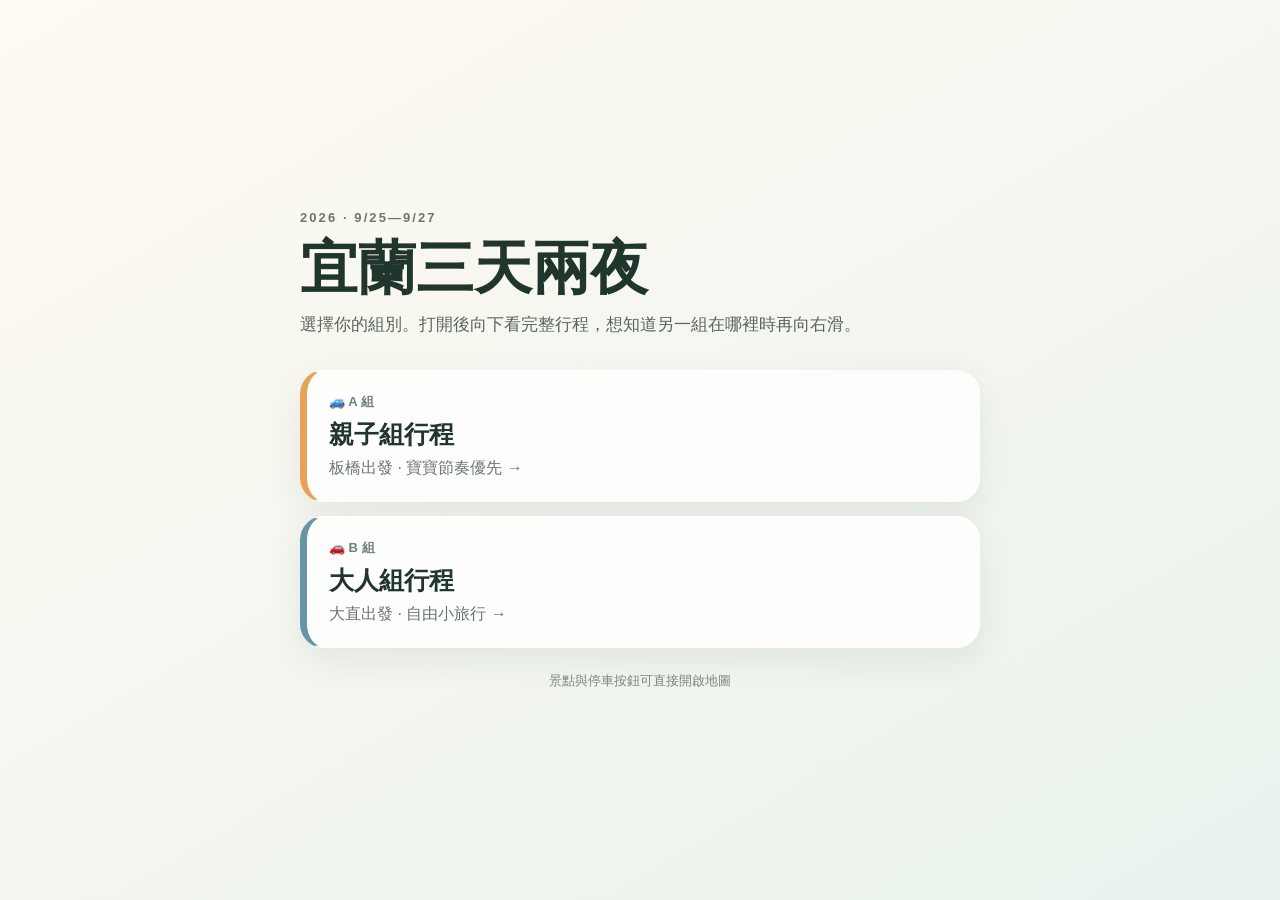
<file: index.html>
<!doctype html>
<html lang="zh-Hant">
<head>
  <meta charset="utf-8">
  <meta name="viewport" content="width=device-width,initial-scale=1,viewport-fit=cover">
  <meta http-equiv="Cache-Control" content="no-cache, no-store, must-revalidate">
  <meta http-equiv="Pragma" content="no-cache">
  <meta http-equiv="Expires" content="0">
  <meta name="theme-color" content="#f7f3eb">
  <title>宜蘭三天兩夜｜行程入口</title>
  <style>
    *{box-sizing:border-box}body{margin:0;min-height:100svh;font-family:-apple-system,BlinkMacSystemFont,"PingFang TC","Noto Sans TC",sans-serif;background:linear-gradient(150deg,#fffaf2,#e8f2ec);color:#20352c;display:grid;place-items:center;padding:24px}.wrap{width:min(680px,100%)}.eyebrow{font-size:13px;font-weight:800;letter-spacing:.16em;color:#6a796e}h1{font-size:clamp(34px,9vw,58px);line-height:1.06;margin:12px 0}.sub{font-size:17px;line-height:1.7;color:#58665e;margin:0 0 30px}.cards{display:grid;gap:14px}.card{display:block;text-decoration:none;color:inherit;background:#ffffffd9;border:1px solid #fff;border-radius:24px;padding:22px;box-shadow:0 12px 32px #46625018;transition:.15s}.card:active{transform:scale(.985)}.tag{font-size:13px;font-weight:800;color:#718078}.title{font-size:25px;font-weight:900;margin:7px 0}.hint{color:#69766f}.a{border-left:7px solid #e6a15d}.b{border-left:7px solid #6695a8}.foot{text-align:center;color:#7b867f;font-size:13px;margin-top:24px}
  </style>
</head>
<body><main class="wrap"><div class="eyebrow">2026 · 9/25—9/27</div><h1>宜蘭三天兩夜</h1><p class="sub">選擇你的組別。打開後向下看完整行程，想知道另一組在哪裡時再向右滑。</p><div class="cards"><a class="card a" href="a.html?v=20260916-3"><div class="tag">🚙 A 組</div><div class="title">親子組行程</div><div class="hint">板橋出發 · 寶寶節奏優先 →</div></a><a class="card b" href="b.html?v=20260916-3"><div class="tag">🚗 B 組</div><div class="title">大人組行程</div><div class="hint">大直出發 · 自由小旅行 →</div></a></div><div class="foot">景點與停車按鈕可直接開啟地圖</div></main></body></html>
</file>
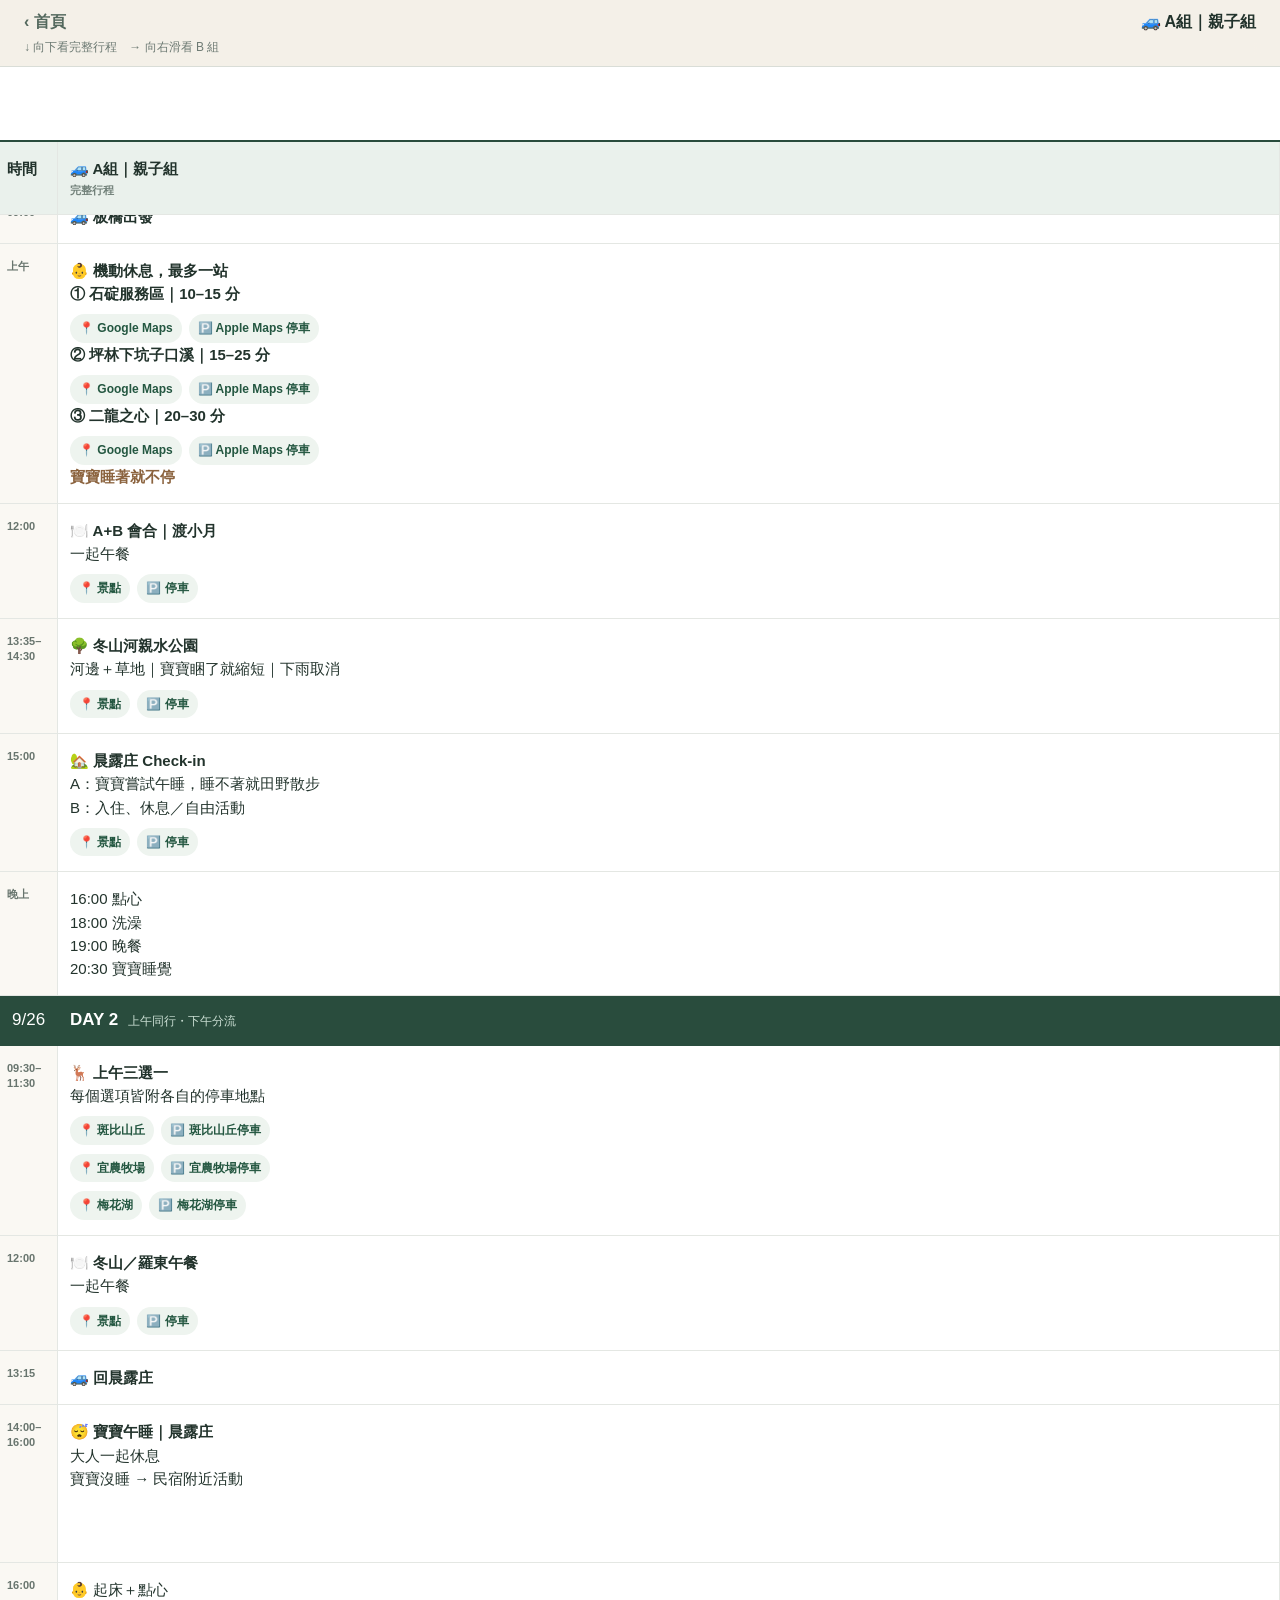
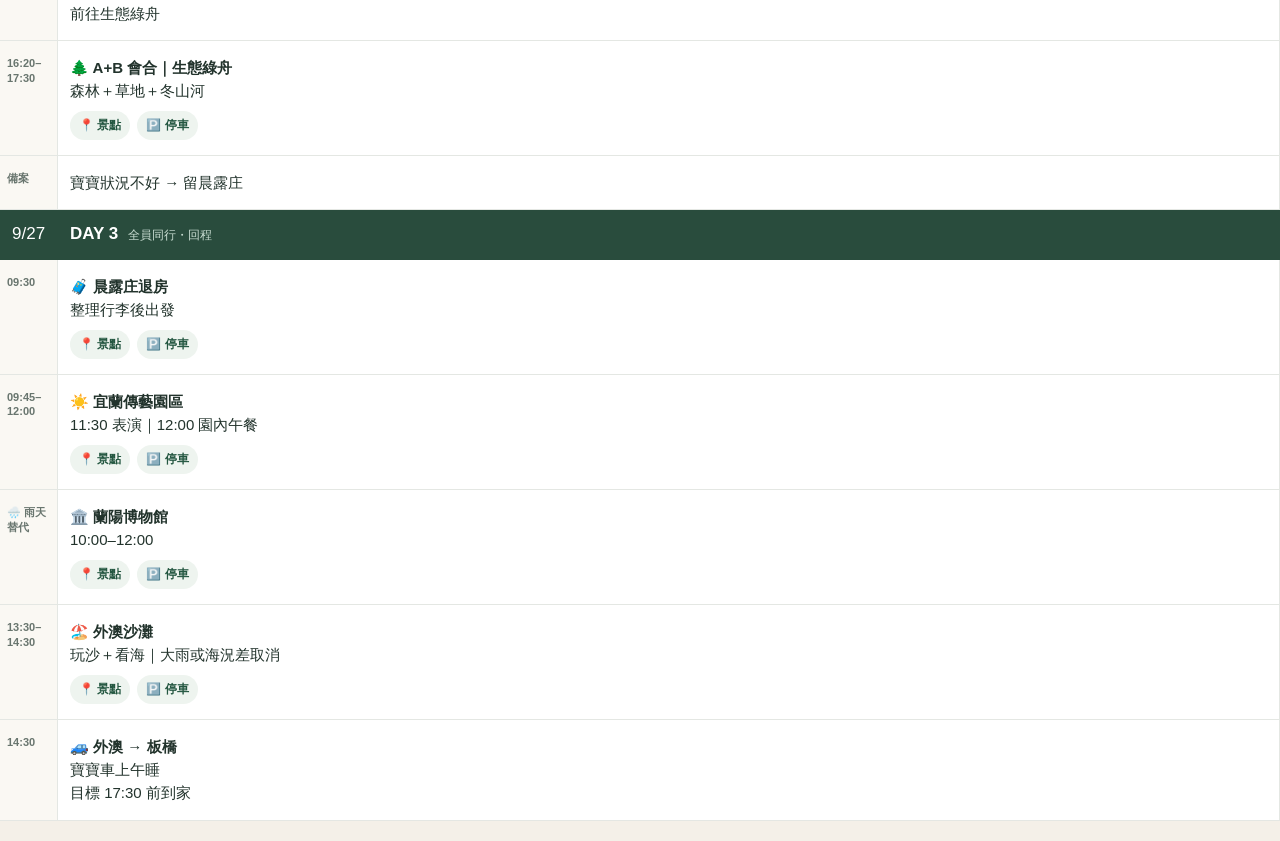
<file: a.html>
<!doctype html><html lang="zh-Hant"><head><meta charset="utf-8"><meta name="viewport" content="width=device-width,initial-scale=1,viewport-fit=cover"><meta name="theme-color" content="#f4f0e8"><title>A組親子組｜宜蘭三天兩夜</title><link rel="stylesheet" href="trip.css?v=4"></head><body><header class="top"><div class="topline"><a class="home" href="index.html">‹ 首頁</a><div class="viewname"></div></div><div class="hint">↓ 向下看完整行程　→ 向右滑看 B 組</div></header><main class="scroll"><table></table></main><script src="trip.js?v=3"></script><script>render('A')</script></body></html>
</file>
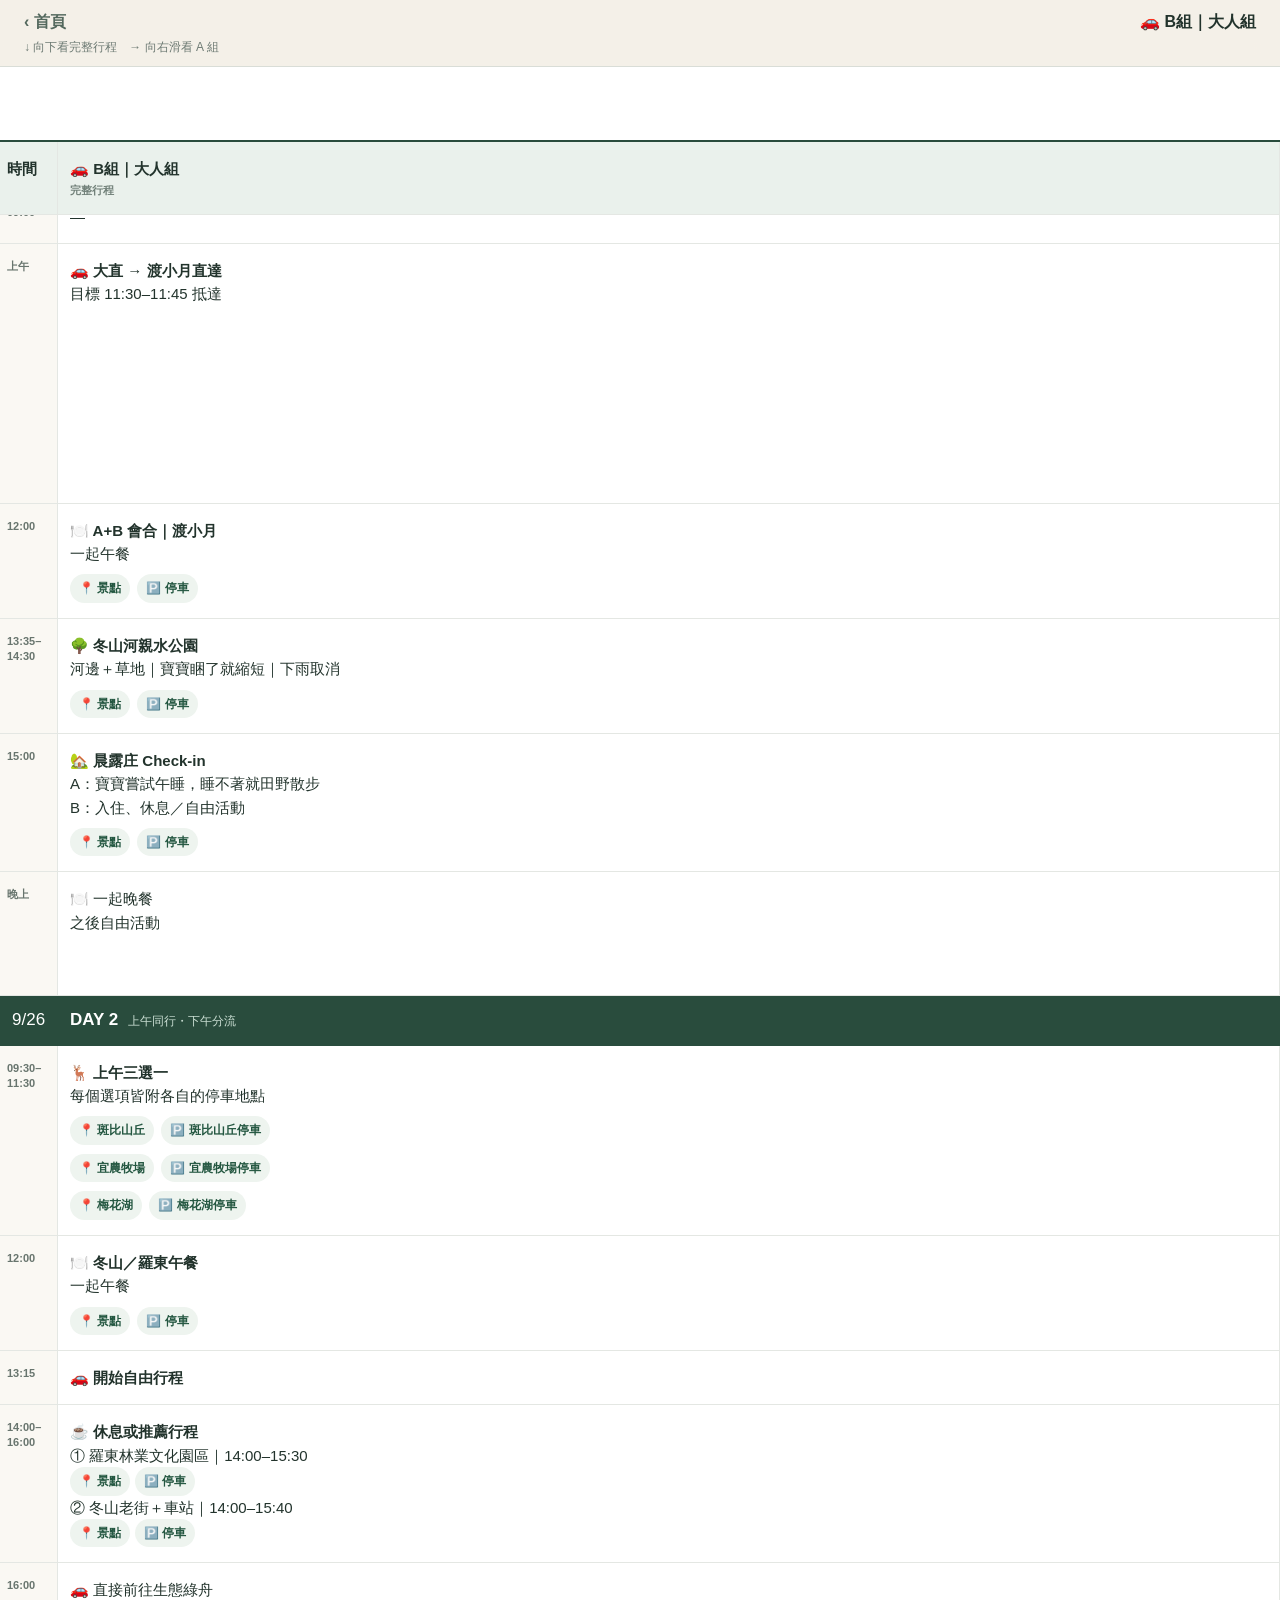
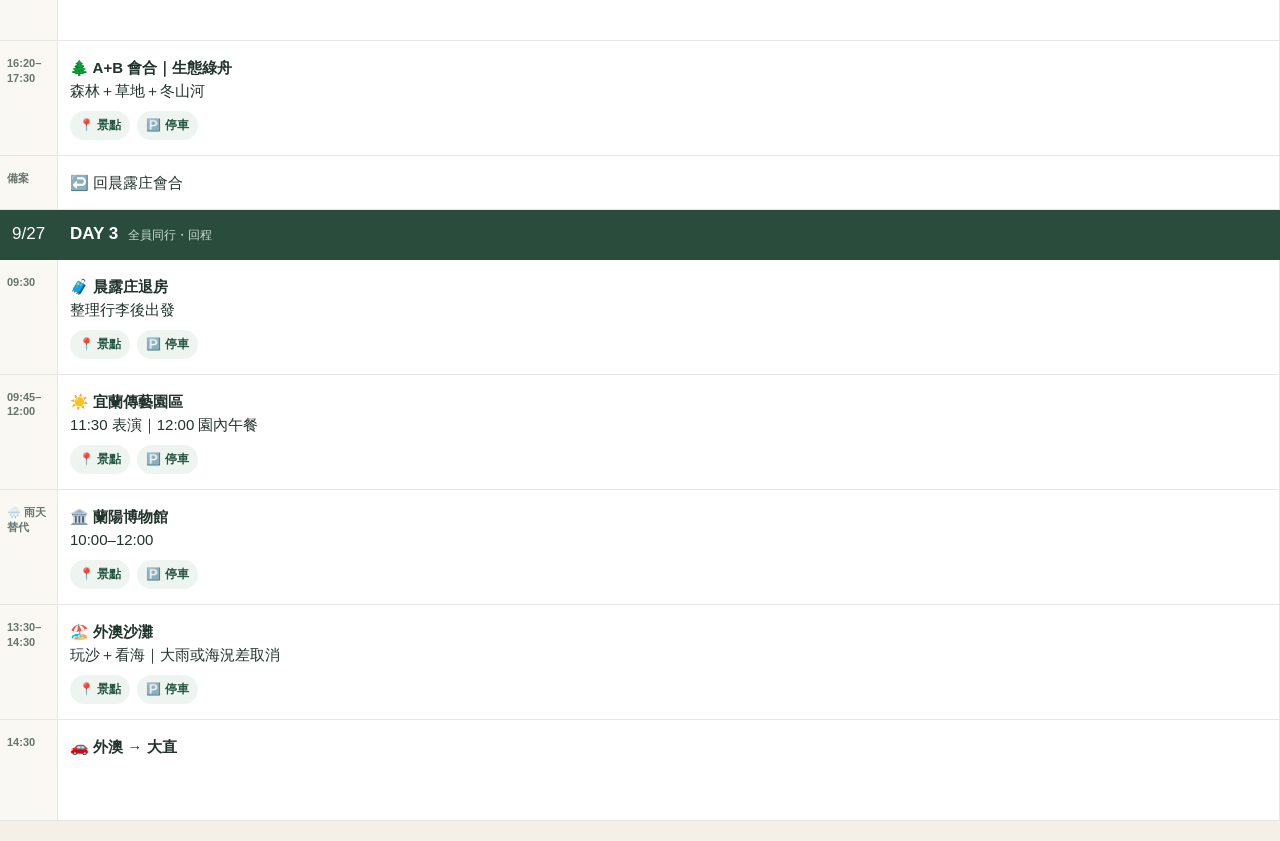
<file: b.html>
<!doctype html><html lang="zh-Hant"><head><meta charset="utf-8"><meta name="viewport" content="width=device-width,initial-scale=1,viewport-fit=cover"><meta name="theme-color" content="#f4f0e8"><title>B組大人組｜宜蘭三天兩夜</title><link rel="stylesheet" href="trip.css?v=4"></head><body><header class="top"><div class="topline"><a class="home" href="index.html">‹ 首頁</a><div class="viewname"></div></div><div class="hint">↓ 向下看完整行程　→ 向右滑看 A 組</div></header><main class="scroll"><table></table></main><script src="trip.js?v=3"></script><script>render('B')</script></body></html>
</file>
<file: trip.css>
*{box-sizing:border-box}html{background:#f4f0e8}body{margin:0;color:#22332c;font-family:-apple-system,BlinkMacSystemFont,"PingFang TC","Noto Sans TC",sans-serif}.top{position:sticky;top:0;z-index:5;background:#f4f0e8e8;backdrop-filter:blur(12px);padding:max(12px,env(safe-area-inset-top)) 16px 10px;border-bottom:1px solid #d9ddd7}.topline{display:flex;align-items:center;justify-content:space-between;gap:12px}.home{color:#53685d;text-decoration:none;font-weight:800}.viewname{font-weight:900}.hint{font-size:12px;color:#6e7b74;margin-top:6px}.scroll{width:100%;overflow-x:auto;-webkit-overflow-scrolling:touch;scroll-snap-type:x mandatory;padding-bottom:max(20px,env(safe-area-inset-bottom))}table{border-collapse:separate;border-spacing:0;table-layout:fixed;width:calc(200dvw - 58px);min-width:calc(200dvw - 58px);background:#fff}th,td{vertical-align:top;border-right:1px solid #e4e7e3;border-bottom:1px solid #e4e7e3;padding:15px 12px;line-height:1.55}thead th{position:sticky;top:75px;z-index:3;background:#eaf1ec;text-align:left;font-size:15px}thead th small{display:block;color:#718079;font-size:11px;margin-top:2px}thead th:first-child{left:0;z-index:4;width:58px;min-width:58px;max-width:58px;padding-left:7px;padding-right:7px}tbody th{position:sticky;left:0;z-index:2;width:58px;min-width:58px;max-width:58px;background:#faf8f3;text-align:left;font-size:11px;line-height:1.35;color:#68756e;padding-left:7px;padding-right:7px;overflow-wrap:anywhere}td{width:calc(100dvw - 58px);min-width:calc(100dvw - 58px);max-width:calc(100dvw - 58px);scroll-snap-align:start;font-size:15px}td:nth-child(3){background:#fbfcfb;color:#5d6a64}.day td,.day th{background:#294c3d;color:white;border-color:#294c3d;padding-top:11px;padding-bottom:11px}.day td{font-size:17px}.day span{font-size:12px;font-weight:500;margin-left:10px;color:#c9ddd2}.links{display:flex;flex-wrap:wrap;gap:7px;margin-top:9px}.map{display:inline-block;background:#eef4ef;color:#245741;text-decoration:none;border-radius:999px;padding:5px 9px;font-size:12px;font-weight:800}.同行{display:inline-block;margin-top:3px;color:#7a8780;font-weight:800}em{color:#8b633e;font-style:normal;font-weight:700}@media(min-width:700px){.top{padding-left:24px;padding-right:24px}}
</file>
